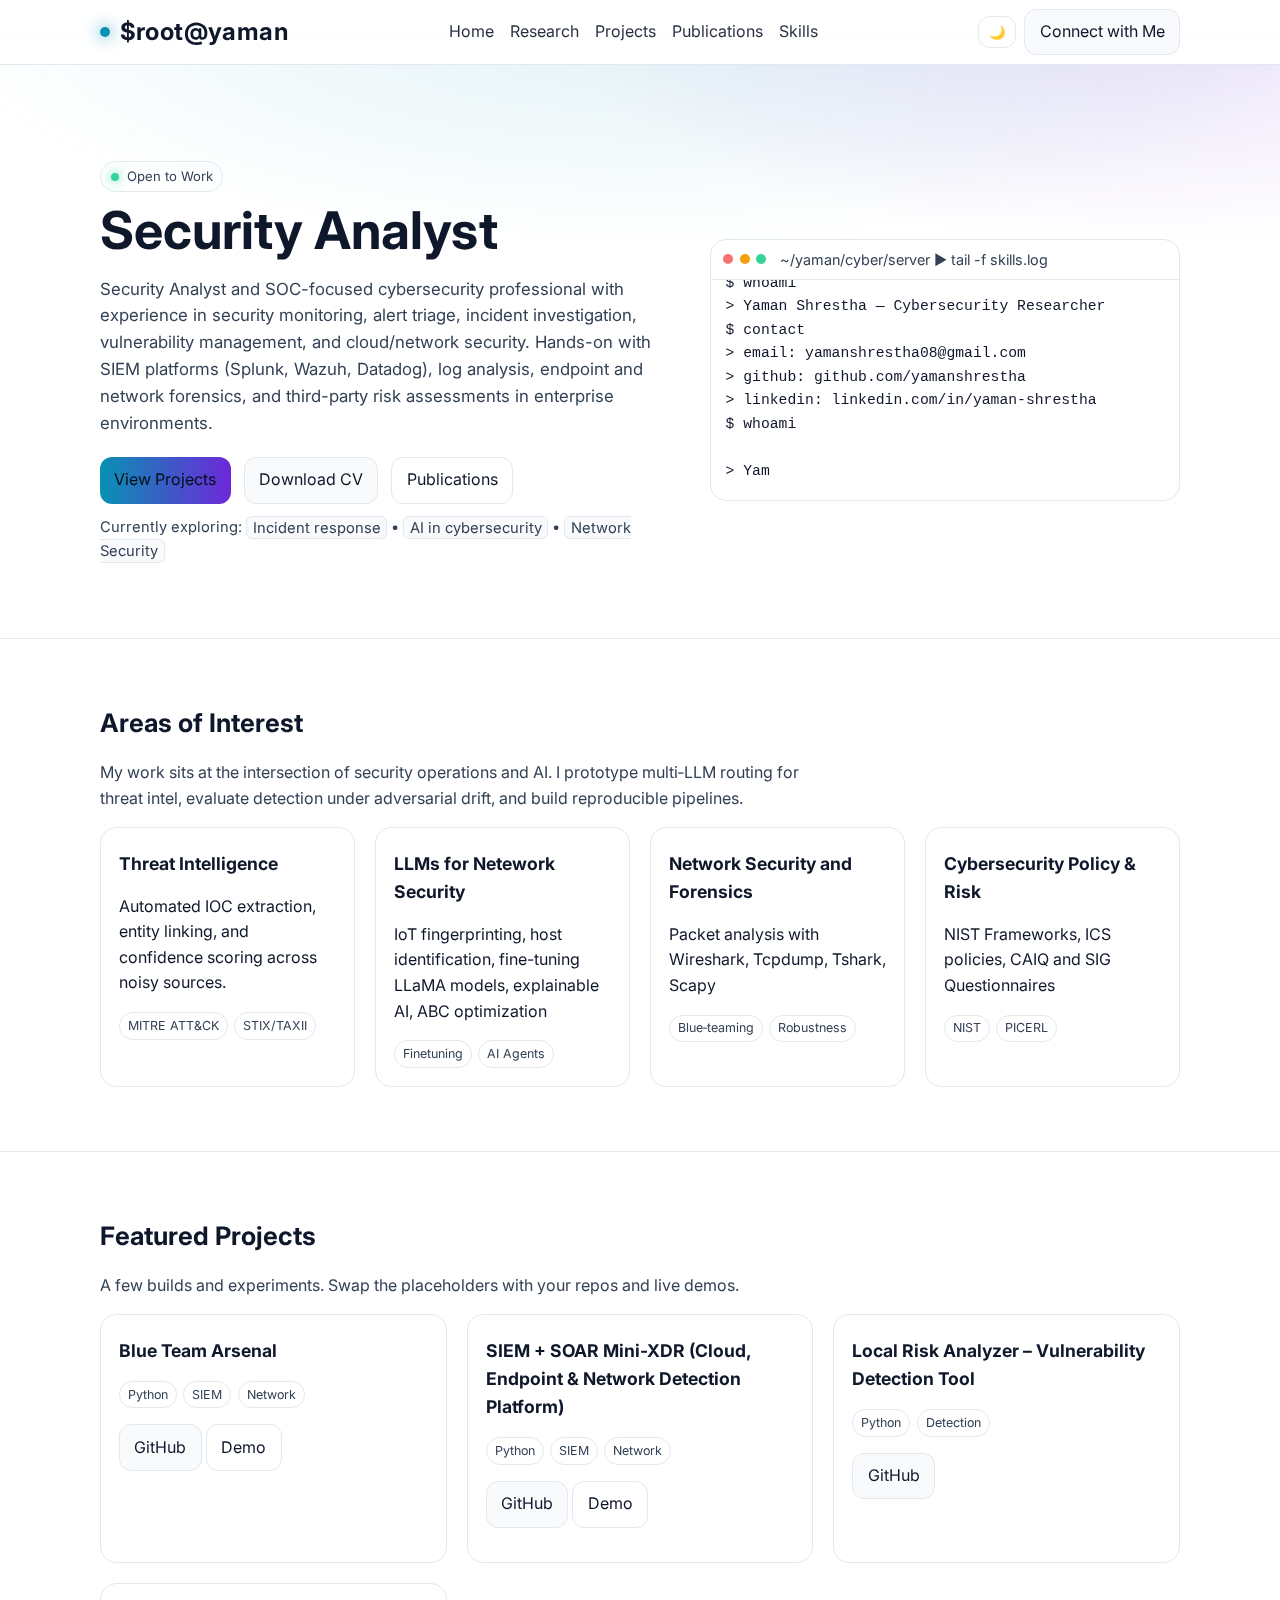
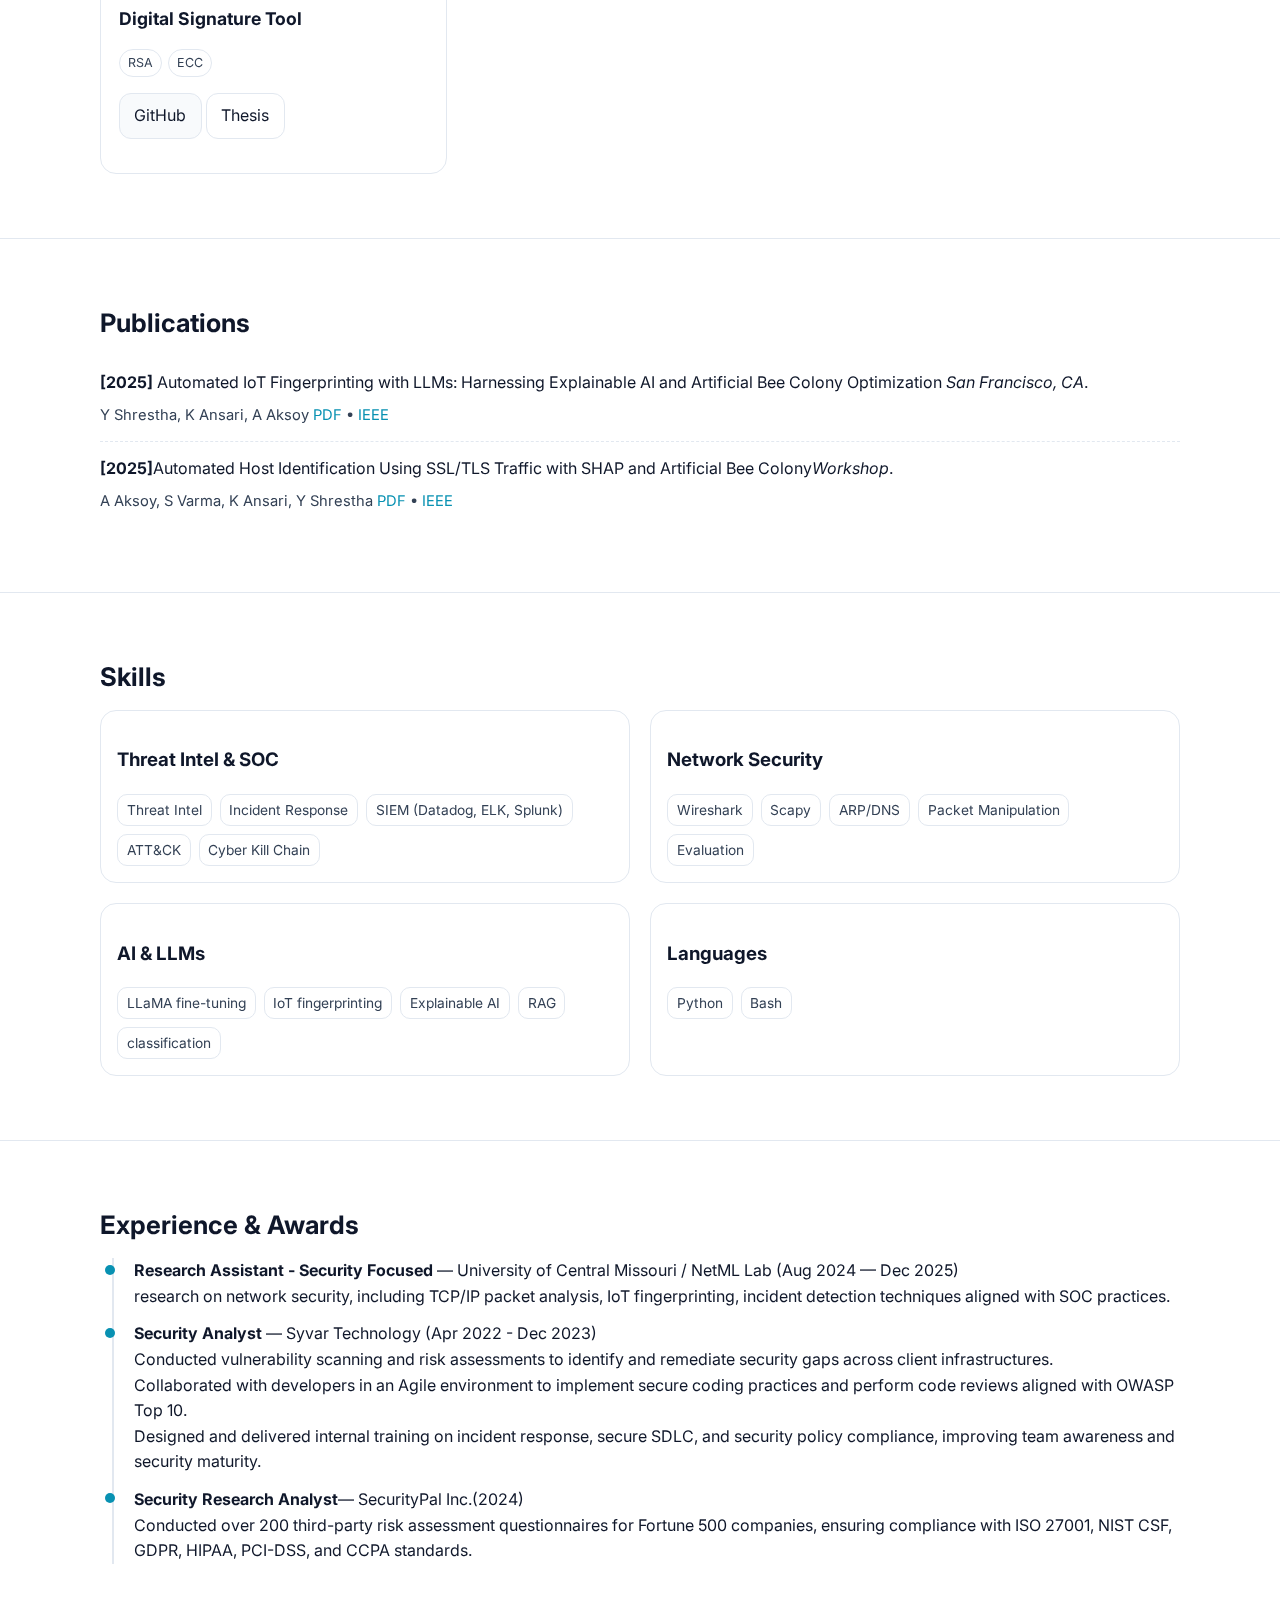
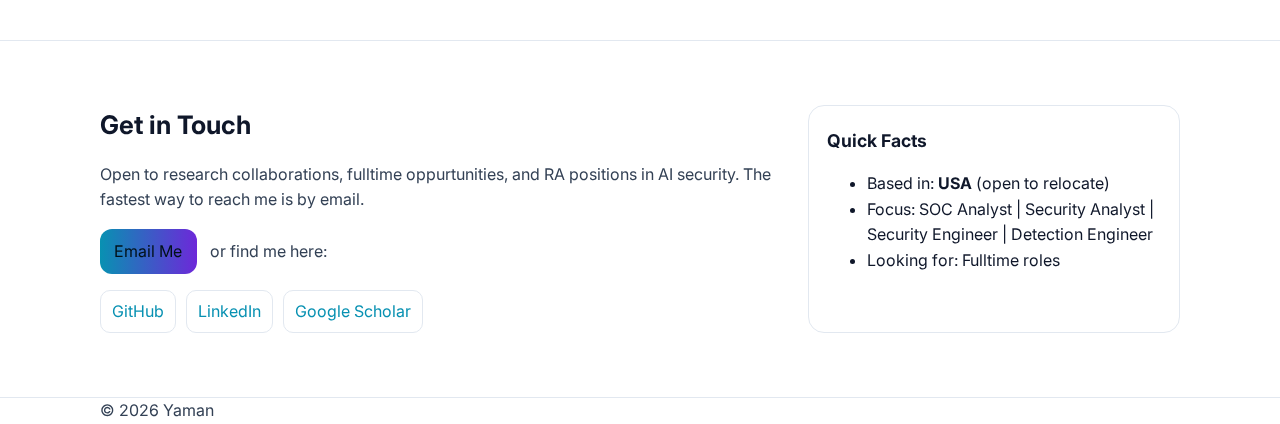
<file: index.html>
<!DOCTYPE html>
<html lang="en">
<head>
  <meta charset="utf-8" />
  <meta name="viewport" content="width=device-width, initial-scale=1" />
  <title>Yaman | Security Analyst</title>
  <meta name="description" content="Yaman — Cybersecurity Analyst. Threat intelligence, LLMs for network security, SOC automation." />
  <meta name="theme-color" content="#0f172a" />
  <link rel="preconnect" href="https://fonts.googleapis.com">
  <link rel="preconnect" href="https://fonts.gstatic.com" crossorigin>
  <link href="https://fonts.googleapis.com/css2?family=Inter:wght@300;400;600;700;800&display=swap" rel="stylesheet">
  <link rel="stylesheet" href="styles.css" />
</head>
<body>
  <header role="banner">
    <div class="container nav" aria-label="Primary">
      <div class="brand"><span class="dot" aria-hidden="true"></span><h2>$root@yaman<span style="opacity:.6"></h2></span></div>
      <button class="menu-toggle btn ghost" aria-controls="nav-menu" aria-expanded="false" id="menuBtn">Menu</button>
      <nav>
        <ul id="nav-menu" aria-label="Section links">
          <li><a href="#home">Home</a></li>
          <li><a href="#research">Research</a></li>
          <li><a href="#projects">Projects</a></li>
          <li><a href="#publications">Publications</a></li>
          <li><a href="#skills">Skills</a></li>
          <!-- <li><a href="#contact">Contact</a></li> -->
        </ul>
      </nav>
      <div class="controls">
        <button class="theme-toggle" id="themeToggle" aria-label="Toggle color theme">🌙</button>
        <a class="btn" href="#contact">Connect with Me</a>
      </div>
    </div>
  </header>

  <main id="home" class="hero" role="main">
    <div class="container hero-grid">
      <div>
        <span class="eyebrow"><span class="status" aria-hidden="true"></span> Open to Work</span>
        <h1>Security Analyst</h1>
        <p class="subtitle">Security Analyst and SOC-focused cybersecurity professional with experience in security monitoring, alert triage, incident investigation, vulnerability management, and cloud/network security. Hands-on with SIEM platforms (Splunk, Wazuh, Datadog), log analysis, endpoint and network forensics, and third-party risk assessments in enterprise environments.</p>
        <div class="cta">
          <a class="btn primary" href="#projects">View Projects</a>
          <a class="btn" href="./Yaman Shrestha.pdf" download>Download CV</a>
          <a class="btn ghost" href="#publications">Publications</a>
        </div>
        <p class="currently-exploring">Currently exploring: <span class="kbd">Incident response</span> • <span class="kbd">AI in cybersecurity</span> • <span class="kbd">Network Security</span></p>
      </div>
      <div>
        <div class="terminal-card" aria-label="Animated terminal">
          <div class="term-top">
            <span class="term-dot danger"></span>
            <span class="term-dot warn"></span>
            <span class="term-dot ok"></span>
            <span class="term-path">~/yaman/cyber/server ▶ tail -f skills.log</span>
          </div>
          <div class="term-body" id="term">
            <div>$ whoami</div>
            <div>> Yaman Shrestha — Cybersecurity Researcher</div>
            <div>$ contact</div>
            <div>> email: yamanshrestha08@gmail.com</div>
            <div>> github: github.com/yamanshrestha</div>
            <div>> linkedin: linkedin.com/in/yaman-shrestha</div>
          </div>
        </div>
      </div>
    </div>
  </main>

  <section id="research" aria-labelledby="research-h">
    <div class="container">
      <h2 id="research-h">Areas of Interest</h2>
      <p class="lead">My work sits at the intersection of security operations and AI. I prototype multi‑LLM routing for threat intel, evaluate detection under adversarial drift, and build reproducible pipelines.</p>
      <div class="grid cols-4 grid-responsive">
        <div class="card"><h3>Threat Intelligence</h3><p>Automated IOC extraction, entity linking, and confidence scoring across noisy sources.</p><div class="chips"><span class="chip">MITRE ATT&CK</span><span class="chip">STIX/TAXII</span></div></div>
        <div class="card"><h3>LLMs for Netework Security</h3><p>IoT fingerprinting, host identification, fine-tuning LLaMA models, explainable AI, ABC optimization</p><div class="chips"><span class="chip">Finetuning</span><span class="chip">AI Agents</span></div></div>
        <div class="card"><h3>Network Security and Forensics</h3><p>Packet analysis with Wireshark, Tcpdump, Tshark, Scapy</p><div class="chips"><span class="chip">Blue‑teaming</span><span class="chip">Robustness</span></div></div>
        <div class="card"><h3>Cybersecurity Policy & Risk</h3><p>NIST Frameworks, ICS policies, CAIQ and SIG Questionnaires</p><div class="chips"><span class="chip">NIST</span><span class="chip">PICERL</span></div></div>
      </div>
    </div>
  </section>

  <section id="projects" aria-labelledby="projects-h">
    <div class="container">
      <h2 id="projects-h">Featured Projects</h2>
      <p class="lead">A few builds and experiments. Swap the placeholders with your repos and live demos.</p>
      <div class="grid cols-3 projects-grid">
        <article class="card" aria-labelledby="p1-h"><h3 id="p1-h">Blue Team Arsenal</h3><p></p><div class="chips"><span class="chip">Python</span><span class="chip">SIEM</span><span class="chip">Network</span></div><p><a href="https://tools.yamanshrestha.com.np/" class="btn" aria-label="Blue Team Arsenal">GitHub</a> <a href="https://tools.yamanshrestha.com.np" class="btn ghost">Demo</a></p></article>
        <article class="card" aria-labelledby="p1-h"><h3 id="p1-h">SIEM + SOAR Mini-XDR (Cloud, Endpoint & Network Detection Platform)</h3><p></p><div class="chips"><span class="chip">Python</span><span class="chip">SIEM</span><span class="chip">Network</span></div><p><a href="#" class="btn" aria-label="GitHub for LLM Routed Triage">GitHub</a> <a href="#" class="btn ghost">Demo</a></p></article>
        <article class="card" aria-labelledby="p2-h"><h3 id="p2-h">Local Risk Analyzer – Vulnerability Detection Tool</h3><p></p><div class="chips"><span class="chip">Python</span><span class="chip">Detection</span></div><p><a href="https://github.com/yamanshrestha/LocalRiskAnalyzer" class="btn">GitHub</a></p></article>
        <article class="card" aria-labelledby="p3-h"><h3 id="p3-h">Digital Signature Tool</h3><p></p><div class="chips"><span class="chip">RSA</span><span class="chip">ECC</span></div><p><a href="https://github.com/yamanshrestha/DigitalSignaturePrototype" class="btn">GitHub</a> <a href="#" class="btn ghost">Thesis</a></p></article>
      </div>
    </div>
  </section>

  <section id="publications" aria-labelledby="pubs-h">
    <div class="container">
      <h2 id="pubs-h">Publications</h2>
      <div class="pub">
        <div><strong>[2025]</strong> Automated IoT Fingerprinting with LLMs: Harnessing Explainable AI and Artificial Bee Colony Optimization <em>San Francisco, CA</em>.</div>
        <div class="meta">Y Shrestha, K Ansari, A Aksoy <a href="https://ieeexplore.ieee.org/abstract/document/11050828/">PDF</a> • <a href="#">IEEE</a></div>
      </div>
      <div class="pub">
        <div><strong>[2025]</strong>Automated Host Identification Using SSL/TLS Traffic with SHAP and Artificial Bee Colony<em>Workshop</em>.</div>
        <div class="meta">A Aksoy, S Varma, K Ansari, Y Shrestha<a href="https://ieeexplore.ieee.org/abstract/document/11050492/"> PDF</a> • <a href="#">IEEE</a></div>
      </div>
    </div>
  </section>

  <section id="skills" aria-labelledby="skills-h">
    <div class="container">
      <h2 id="skills-h">Skills</h2>
      <div class="grid cols-2 skills-grid">
        <div class="skill-bucket">
          <h3>Threat Intel & SOC</h3>
          <div class="tags"><span class="tag">Threat Intel</span><span class="tag">Incident Response</span><span class="tag">SIEM (Datadog, ELK, Splunk)</span><span class="tag">ATT&CK</span><span class="tag">Cyber Kill Chain</span></div>
        </div>
        <div class="skill-bucket">
          <h3>Network Security</h3>
          <div class="tags"><span class="tag">Wireshark</span><span class="tag">Scapy</span><span class="tag">ARP/DNS</span><span class="tag">Packet Manipulation</span><span class="tag">Evaluation</span></div>
        </div>
        <div class="skill-bucket">
          <h3>AI & LLMs</h3>
          <div class="tags"><span class="tag">LLaMA fine-tuning</span><span class="tag">IoT fingerprinting</span><span class="tag">Explainable AI</span><span class="tag">RAG</span><span class="tag">classification</span></div>
        </div>
        <div class="skill-bucket">
          <h3>Languages</h3>
          <div class="tags"><span class="tag">Python</span><span class="tag">Bash</span></div>
        </div>
      </div>
    </div>
  </section>

  <section id="experience" aria-labelledby="xp-h">
    <div class="container">
      <h2 id="xp-h">Experience & Awards</h2>
      <div class="timeline">
        <div class="t-item"><strong>Research Assistant - Security Focused</strong> — University of Central Missouri / NetML Lab <span class="meta">(Aug 2024 — Dec 2025)</span><br/> research on network security, including TCP/IP packet analysis, IoT fingerprinting, incident detection 
techniques aligned with SOC practices.</div>
        <div class="t-item"><strong>Security Analyst</strong> — Syvar Technology <span class="meta">(Apr 2022 - Dec 2023)</span><br/>Conducted vulnerability scanning and risk assessments to identify and remediate security gaps across client infrastructures. 
        <br>Collaborated with developers in an Agile environment to implement secure coding practices and perform code reviews aligned with OWASP Top 10.
        <br>Designed and delivered internal training on incident response, secure SDLC, and security policy compliance, improving team awareness and security maturity.
        </div>
        <div class="t-item"><strong>Security Research Analyst</strong>— SecurityPal Inc.<span class="meta">(2024)</span><br/> Conducted over 200 third-party risk assessment questionnaires for Fortune 500 companies, ensuring compliance with ISO 
27001, NIST CSF, GDPR, HIPAA, PCI-DSS, and CCPA standards. </div>
      </div>
    </div>
  </section>

  <section id="contact" aria-labelledby="contact-h">
    <div class="container contact-panel">
      <div>
        <h2 id="contact-h">Get in Touch</h2>
        <p class="lead">Open to research collaborations, fulltime oppurtunities, and RA positions in AI security. The fastest way to reach me is by email.</p>
        <p>
          <a class="btn primary" href="mailto:yamanshrestha08@gmail.com">Email Me</a>
          <span class="or">or find me here:</span>
        </p>
        <div class="socials" aria-label="Social links">
          <a href="https://github.com/yamanshrestha" aria-label="GitHub">GitHub</a>
          <a href="https://www.linkedin.com/in/yaman-shrestha/" aria-label="LinkedIn">LinkedIn</a>
          <a href="https://scholar.google.com/citations?user=moWnMlsAAAAJ" aria-label="Google Scholar">Google Scholar</a>
          <!-- <a href="https://twitter.com/yourhandle" aria-label="X/Twitter">X</a> -->
        </div>
      </div>
      <div class="card" aria-label="Quick facts">
        <h3 class="no-top">Quick Facts</h3>
        <ul>
          <li>Based in: <strong>USA</strong> (open to relocate)</li>
          <li>Focus: SOC Analyst | Security Analyst | Security Engineer | Detection Engineer</li>
          <li>Looking for: Fulltime roles</li>
        </ul>
      </div>
    </div>
  </section>

  <footer class="container">
    © <span id="year"></span> Yaman
  </footer>

  <script src="script.js" defer></script>
</body>
</html>
</file>
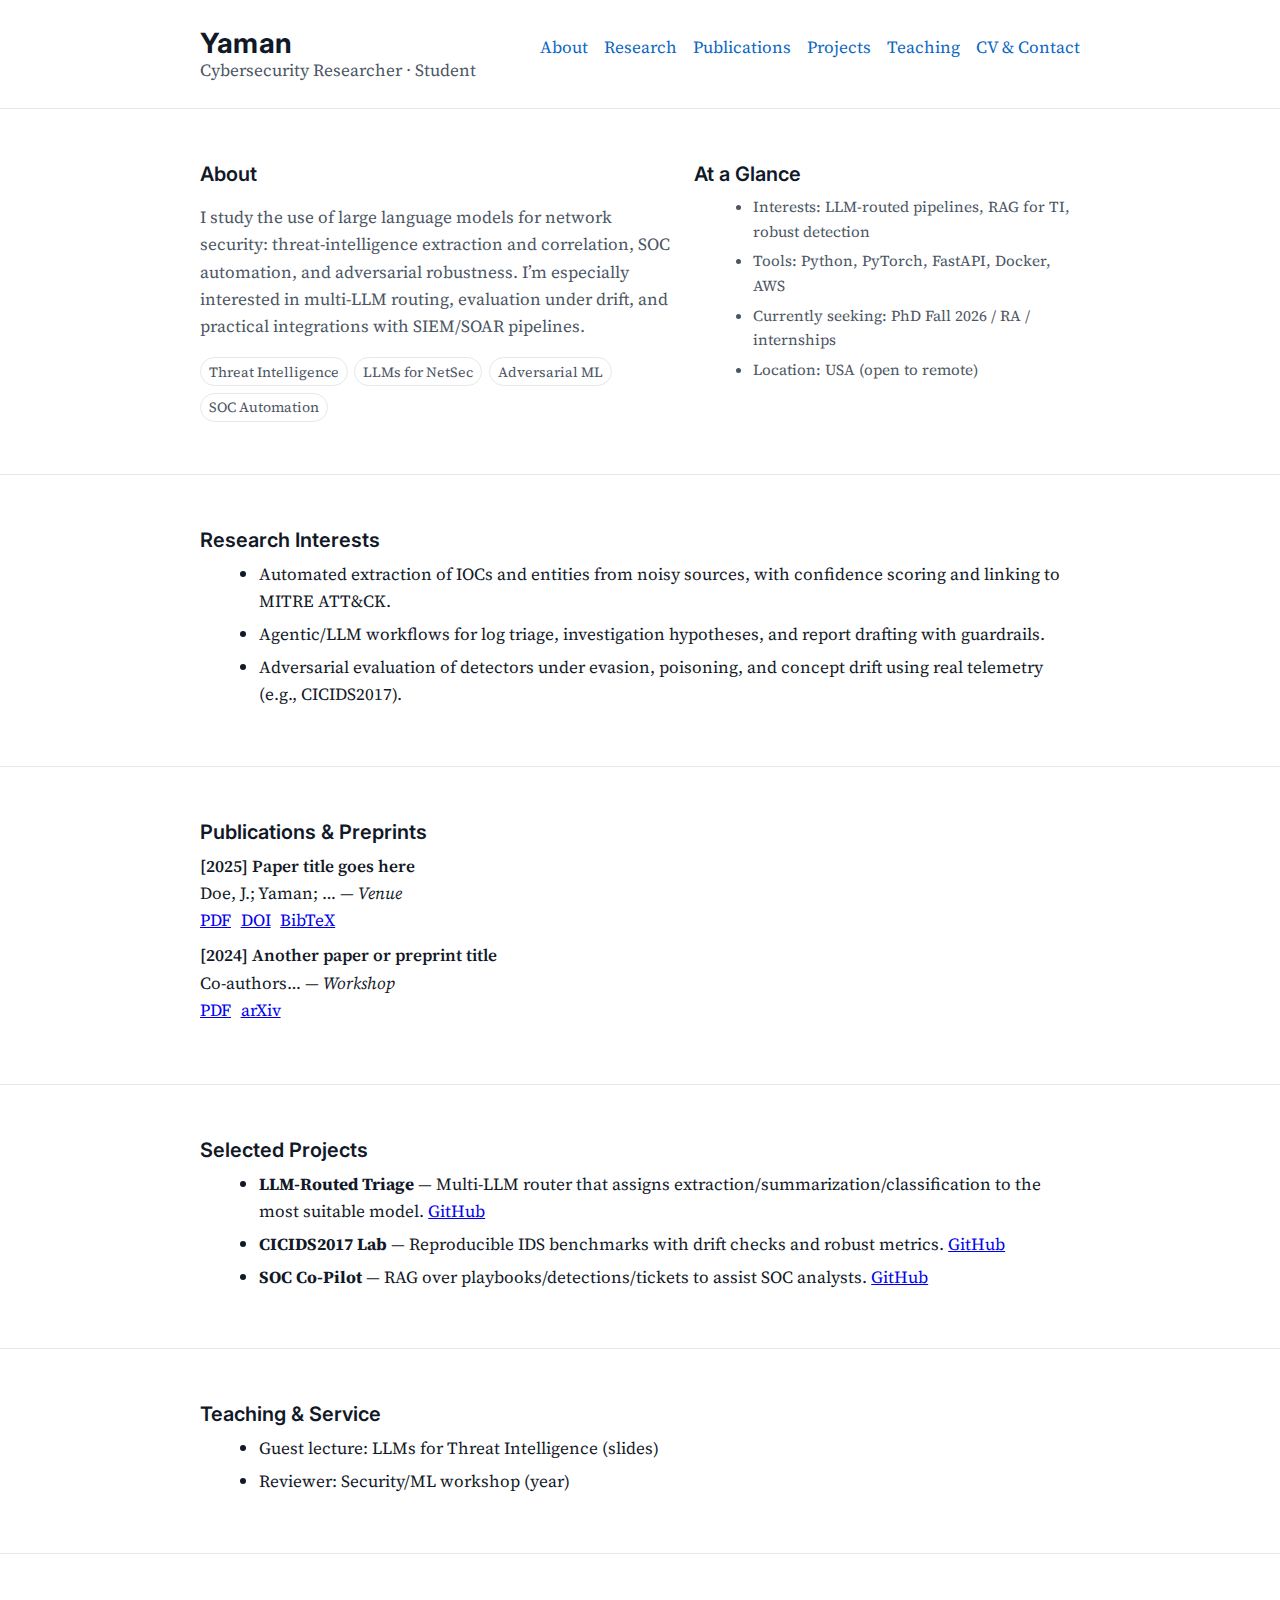
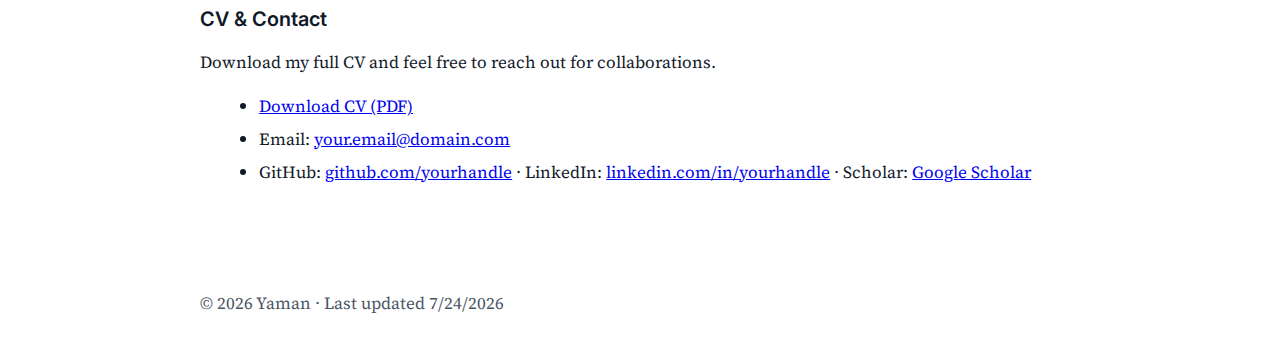
<file: minimal_index.html>
<!DOCTYPE html>
<html lang="en">
<head>
  <meta charset="utf-8" />
  <meta name="viewport" content="width=device-width, initial-scale=1" />
  <title>Yaman — Academic Profile</title>
  <meta name="description" content="Academic profile of Yaman: cybersecurity, threat intelligence, LLMs for network security, SOC automation, adversarial ML." />
  <link rel="preconnect" href="https://fonts.googleapis.com"/>
  <link rel="preconnect" href="https://fonts.gstatic.com" crossorigin/>
  <link href="https://fonts.googleapis.com/css2?family=Source+Serif+4:opsz,wght@8..60,400;8..60,600;8..60,700&family=Inter:wght@400;600&display=swap" rel="stylesheet"/>
  <style>
    :root{
      --bg:#ffffff; --text:#111827; --muted:#4b5563; --line:#e5e7eb; --accent:#0a66c2; --max:880px;
    }
    html,body{margin:0;padding:0;background:var(--bg);color:var(--text)}
    body{font: 17px/1.6 "Source Serif 4", Georgia, serif;}
    .container{max-width:var(--max);margin:0 auto;padding:24px}
    /* Header */
    header{border-bottom:1px solid var(--line);}
    .top{display:flex;flex-wrap:wrap;align-items:baseline;gap:12px;justify-content:space-between}
    .name{font:700 28px/1 "Inter", system-ui, -apple-system, sans-serif; letter-spacing:.2px}
    .tag{color:var(--muted)}
    nav{display:flex;flex-wrap:wrap;gap:16px;margin:10px 0 0}
    nav a{color:var(--accent);text-decoration:none}
    nav a:hover{text-decoration:underline}

    /* Sections */
    section{padding:28px 0;border-bottom:1px solid var(--line)}
    section:last-of-type{border-bottom:none}
    h2{font:600 20px/1.3 "Inter",system-ui,sans-serif;margin:0 0 8px}
    .lead{color:var(--muted);max-width:70ch}
    ul{margin:8px 0 0 1.2rem}
    li{margin:.35rem 0}

    /* Two-column about */
    .about{display:grid;grid-template-columns:1.1fr .9fr;gap:22px}
    .about img{width:120px;height:120px;border-radius:6px;object-fit:cover;border:1px solid var(--line)}
    .meta{font-size:.95rem;color:var(--muted)}

    /* Publication list */
    .pub{margin:.5rem 0}
    .pub .title{font-weight:600}
    .pub .venue{font-style:italic}
    .pub .links a{margin-right:.6rem}

    /* Chips */
    .chips{display:flex;flex-wrap:wrap;gap:.4rem}
    .chip{border:1px solid var(--line);border-radius:999px;padding:.15rem .5rem;font-size:.88rem;color:var(--muted)}

    /* Footer */
    footer{padding:22px 0;color:var(--muted)}

    /* Print-friendly */
    @media print{nav, .links .btn{display:none} body{color:#000} a{color:#000;text-decoration:underline}}

    @media (max-width: 760px){.about{grid-template-columns:1fr}}
  </style>
</head>
<body>
  <header>
    <div class="container">
      <div class="top">
        <div>
          <div class="name">Yaman</div>
          <div class="tag">Cybersecurity Researcher · Student</div>
        </div>
        <nav aria-label="Primary">
          <a href="#about">About</a>
          <a href="#research">Research</a>
          <a href="#publications">Publications</a>
          <a href="#projects">Projects</a>
          <a href="#teaching">Teaching</a>
          <a href="#contact">CV & Contact</a>
        </nav>
      </div>
    </div>
  </header>

  <main>
    <section id="about">
      <div class="container about">
        <div>
          <h2>About</h2>
          <p class="lead">I study the use of large language models for network security: threat‑intelligence extraction and correlation, SOC automation, and adversarial robustness. I’m especially interested in multi‑LLM routing, evaluation under drift, and practical integrations with SIEM/SOAR pipelines.</p>
          <div class="chips" aria-label="Research areas">
            <span class="chip">Threat Intelligence</span>
            <span class="chip">LLMs for NetSec</span>
            <span class="chip">Adversarial ML</span>
            <span class="chip">SOC Automation</span>
          </div>
        </div>
        <div>
          <h2>At a Glance</h2>
          <ul class="meta">
            <li>Interests: LLM‑routed pipelines, RAG for TI, robust detection</li>
            <li>Tools: Python, PyTorch, FastAPI, Docker, AWS</li>
            <li>Currently seeking: PhD Fall 2026 / RA / internships</li>
            <li>Location: USA (open to remote)</li>
          </ul>
        </div>
      </div>
    </section>

    <section id="research">
      <div class="container">
        <h2>Research Interests</h2>
        <ul>
          <li>Automated extraction of IOCs and entities from noisy sources, with confidence scoring and linking to <span class="venue">MITRE ATT&CK</span>.</li>
          <li>Agentic/LLM workflows for log triage, investigation hypotheses, and report drafting with guardrails.</li>
          <li>Adversarial evaluation of detectors under evasion, poisoning, and concept drift using real telemetry (e.g., CICIDS2017).</li>
        </ul>
      </div>
    </section>

    <section id="publications">
      <div class="container">
        <h2>Publications & Preprints</h2>
        <div class="pub">
          <div class="title">[2025] Paper title goes here</div>
          <div><span class="authors">Doe, J.; Yaman; …</span> — <span class="venue">Venue</span></div>
          <div class="links"><a href="#">PDF</a><a href="#">DOI</a><a href="#">BibTeX</a></div>
        </div>
        <div class="pub">
          <div class="title">[2024] Another paper or preprint title</div>
          <div><span class="authors">Co‑authors…</span> — <span class="venue">Workshop</span></div>
          <div class="links"><a href="#">PDF</a><a href="#">arXiv</a></div>
        </div>
      </div>
    </section>

    <section id="projects">
      <div class="container">
        <h2>Selected Projects</h2>
        <ul>
          <li><strong>LLM‑Routed Triage</strong> — Multi‑LLM router that assigns extraction/summarization/classification to the most suitable model. <a href="#">GitHub</a></li>
          <li><strong>CICIDS2017 Lab</strong> — Reproducible IDS benchmarks with drift checks and robust metrics. <a href="#">GitHub</a></li>
          <li><strong>SOC Co‑Pilot</strong> — RAG over playbooks/detections/tickets to assist SOC analysts. <a href="#">GitHub</a></li>
        </ul>
      </div>
    </section>

    <section id="teaching">
      <div class="container">
        <h2>Teaching & Service</h2>
        <ul>
          <li>Guest lecture: LLMs for Threat Intelligence (slides)</li>
          <li>Reviewer: Security/ML workshop (year)</li>
        </ul>
      </div>
    </section>

    <section id="contact">
      <div class="container">
        <h2>CV & Contact</h2>
        <p>Download my full CV and feel free to reach out for collaborations.</p>
        <ul>
          <li><a href="./Yaman_CV.pdf" download>Download CV (PDF)</a></li>
          <li>Email: <a href="mailto:your.email@domain.com">your.email@domain.com</a></li>
          <li>GitHub: <a href="https://github.com/yourhandle">github.com/yourhandle</a> · LinkedIn: <a href="https://linkedin.com/in/yourhandle">linkedin.com/in/yourhandle</a> · Scholar: <a href="https://scholar.google.com">Google Scholar</a></li>
        </ul>
      </div>
    </section>
  </main>

  <footer>
    <div class="container">© <span id="year"></span> Yaman · Last updated <span id="updated"></span></div>
  </footer>

  <script>
    document.getElementById('year').textContent = new Date().getFullYear();
    // Use document last modified for a subtle academic touch
    document.getElementById('updated').textContent = new Date(document.lastModified).toLocaleDateString();
  </script>
</body>
</html>
</file>
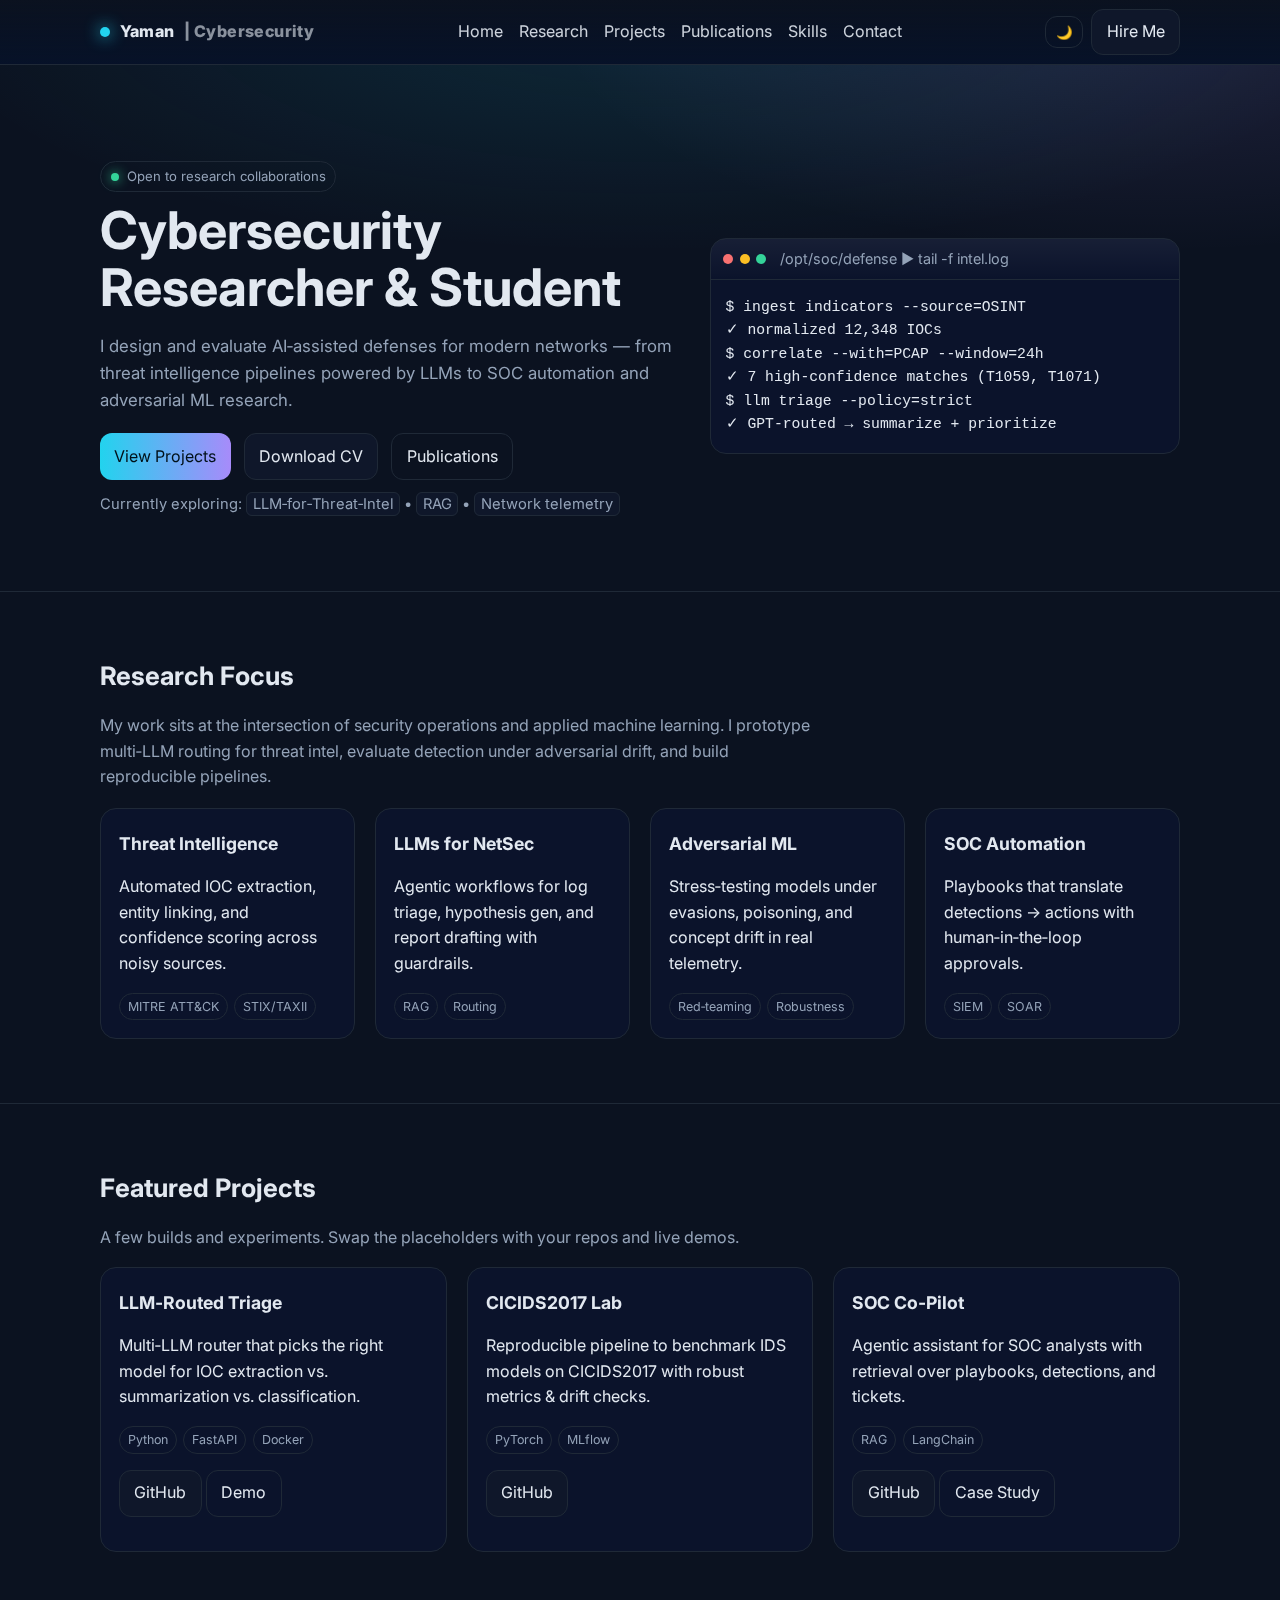
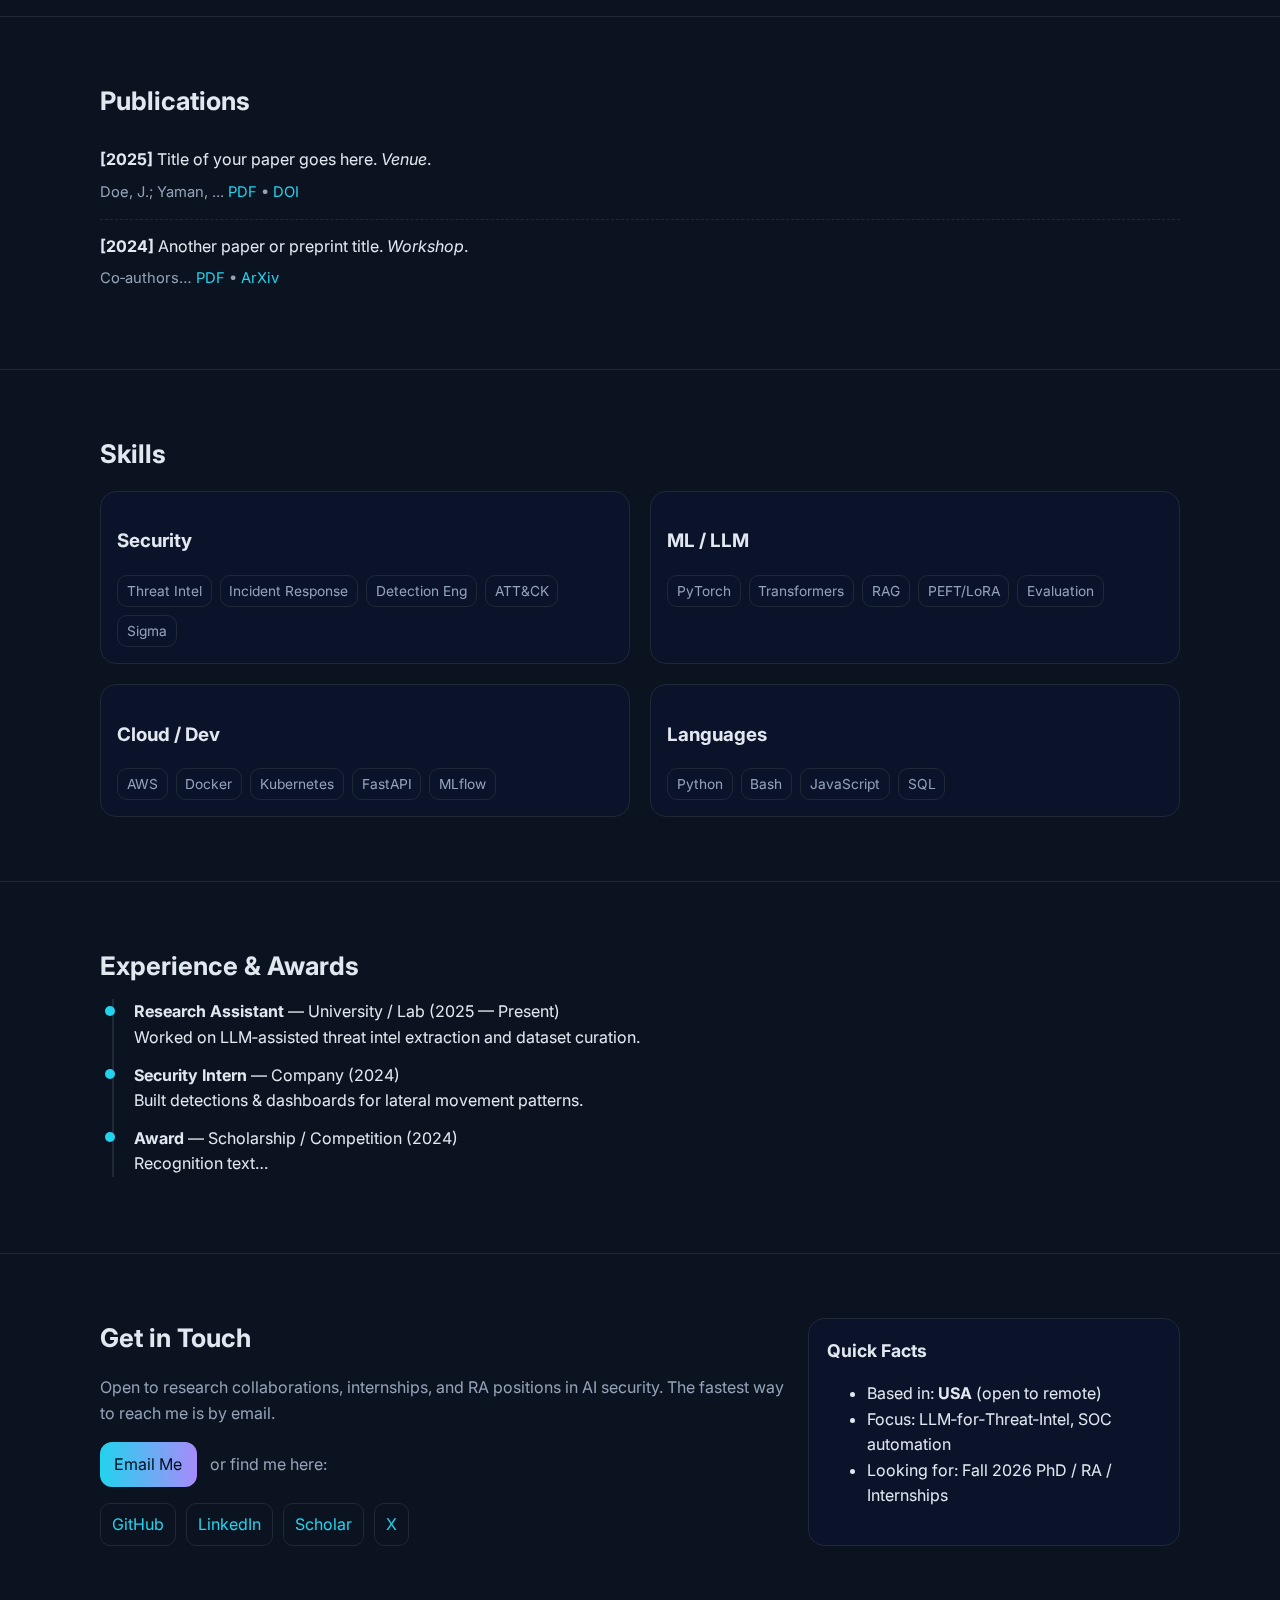
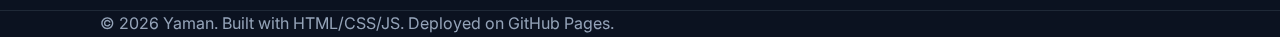
<file: old_index.html>
<!DOCTYPE html>
<html lang="en">
<head>
  <meta charset="utf-8" />
  <meta name="viewport" content="width=device-width, initial-scale=1" />
  <title>Yaman | Cybersecurity Researcher</title>
  <meta name="description" content="Yaman — Cybersecurity researcher & student. Threat intelligence, LLMs for network security, SOC automation, adversarial ML." />
  <meta name="theme-color" content="#0f172a" />
  <link rel="preconnect" href="https://fonts.googleapis.com">
  <link rel="preconnect" href="https://fonts.gstatic.com" crossorigin>
  <link href="https://fonts.googleapis.com/css2?family=Inter:wght@300;400;600;700;800&display=swap" rel="stylesheet">
  <style>
    :root{
      --bg: #0b1220;           /* deep navy */
      --bg-alt:#0f172a;        /* slate-900 */
      --txt:#e2e8f0;           /* slate-200 */
      --muted:#94a3b8;         /* slate-400 */
      --brand:#22d3ee;         /* cyan-400 */
      --brand-2:#a78bfa;       /* violet-400 */
      --card:#0b132b;          /* darker card */
      --border:#1f2937;        /* slate-800 */
      --ok:#34d399;            /* green-400 */
      --warn:#f59e0b;          /* amber-500 */
      --danger:#f87171;        /* red-400 */
    }
    :root.light{
      --bg:#ffffff;
      --bg-alt:#f8fafc;
      --txt:#0f172a;
      --muted:#334155;
      --brand:#0891b2;
      --brand-2:#6d28d9;
      --card:#ffffff;
      --border:#e2e8f0;
    }
    *{box-sizing:border-box}
    html,body{margin:0;padding:0}
    body{
      font-family:Inter,system-ui,-apple-system,Segoe UI,Roboto,Arial,Helvetica,sans-serif;
      background:var(--bg);
      color:var(--txt);
      line-height:1.6;
    }
    a{color:var(--brand);text-decoration:none}
    a:hover{text-decoration:underline}
    .container{max-width:1120px;margin-inline:auto;padding:0 20px}
    /* Navbar */
    header{
      position:sticky;top:0;z-index:60;
      background:linear-gradient(180deg,var(--bg),rgba(0,0,0,0));
      backdrop-filter:saturate(160%) blur(8px);
      border-bottom:1px solid var(--border);
    }
    .nav{display:flex;align-items:center;justify-content:space-between;height:64px}
    .brand{display:flex;gap:.6rem;align-items:center;font-weight:800;letter-spacing:.4px}
    .brand .dot{width:10px;height:10px;border-radius:50%;background:var(--brand);box-shadow:0 0 16px var(--brand)}
    nav ul{display:flex;gap:1rem;list-style:none;margin:0;padding:0}
    nav a{color:var(--txt);opacity:.9}
    .btn{display:inline-flex;align-items:center;gap:.5rem;border:1px solid var(--border);background:var(--bg-alt);color:var(--txt);padding:.6rem .9rem;border-radius:12px}
    .btn:hover{border-color:var(--brand);box-shadow:0 0 0 3px color-mix(in srgb,var(--brand) 20%, transparent)}
    .btn.primary{background:linear-gradient(90deg,var(--brand),var(--brand-2));border:none;color:#001018}
    .btn.ghost{background:transparent}
    .controls{display:flex;align-items:center;gap:.5rem}
    .theme-toggle{cursor:pointer;border-radius:12px;padding:.45rem .6rem;border:1px solid var(--border);background:transparent}
    .menu-toggle{display:none}

    /* Hero */
    .hero{
      position:relative;overflow:hidden;
      padding:96px 0 60px;
      background: radial-gradient(1200px 400px at 50% -10%, color-mix(in srgb,var(--brand) 12%, transparent), transparent 60%),
                  radial-gradient(1000px 400px at 90% -10%, color-mix(in srgb,var(--brand-2) 14%, transparent), transparent 60%);
      border-bottom:1px solid var(--border);
    }
    .hero-grid{display:grid;grid-template-columns:1.1fr .9fr;gap:36px;align-items:center}
    .eyebrow{display:inline-flex;align-items:center;gap:.5rem;font-size:.82rem;color:var(--muted);border:1px solid var(--border);padding:.25rem .6rem;border-radius:999px}
    .eyebrow .status{width:8px;height:8px;border-radius:50%;background:var(--ok);box-shadow:0 0 12px var(--ok)}
    h1{font-size:clamp(2rem, 4.2vw, 3.25rem);line-height:1.1;margin:.6rem 0 1rem}
    .subtitle{font-size:1.05rem;color:var(--muted);max-width:60ch}
    .cta{display:flex;gap:.8rem;flex-wrap:wrap;margin-top:1.25rem}
    .terminal-card{
      background:var(--card);border:1px solid var(--border);border-radius:16px;overflow:hidden
    }
    .term-top{display:flex;gap:.4rem;align-items:center;padding:.5rem .75rem;border-bottom:1px solid var(--border);background:linear-gradient(180deg,rgba(255,255,255,.05),transparent)}
    .term-dot{width:10px;height:10px;border-radius:50%}
    .term-body{padding:1rem .9rem;font-family:ui-monospace, SFMono-Regular, Menlo, Consolas, monospace;font-size:.92rem}
    .kbd{background:var(--bg-alt);border:1px solid var(--border);padding:.1rem .35rem;border-radius:6px}

    /* Sections */
    section{padding:64px 0;border-bottom:1px solid var(--border)}
    section h2{font-size:1.6rem;margin:0 0 .75rem}
    .lead{color:var(--muted);max-width:72ch}

    /* Cards grid */
    .grid{display:grid;gap:20px}
    .grid.cols-3{grid-template-columns:repeat(3,1fr)}
    .grid.cols-2{grid-template-columns:repeat(2,1fr)}
    .card{background:var(--card);border:1px solid var(--border);border-radius:16px;padding:18px}
    .card h3{margin:.2rem 0 .35rem;font-size:1.1rem}
    .chips{display:flex;gap:.4rem;flex-wrap:wrap}
    .chip{font-size:.78rem;border:1px solid var(--border);padding:.18rem .5rem;border-radius:999px;color:var(--muted)}

    /* Publications */
    .pub{display:grid;gap:.5rem;border-bottom:1px dashed var(--border);padding:14px 0}
    .pub:last-child{border-bottom:none}
    .pub .meta{color:var(--muted);font-size:.92rem}

    /* Skills */
    .skill-bucket{background:var(--card);border:1px solid var(--border);border-radius:16px;padding:16px}
    .tags{display:flex;gap:.5rem;flex-wrap:wrap}
    .tag{border:1px solid var(--border);padding:.25rem .55rem;border-radius:10px;font-size:.86rem;color:var(--muted)}

    /* Timeline */
    .timeline{position:relative;margin-left:6px}
    .timeline:before{content:"";position:absolute;left:6px;top:0;bottom:0;width:2px;background:var(--border)}
    .t-item{position:relative;padding-left:28px;margin:12px 0}
    .t-item:before{content:"";position:absolute;left:-1px;top:.4rem;width:10px;height:10px;border-radius:50%;background:var(--brand)}

    /* Contact */
    .contact-panel{display:grid;gap:16px;grid-template-columns:1.3fr .7fr}
    .socials{display:flex;gap:.6rem;flex-wrap:wrap}
    .socials a{border:1px solid var(--border);padding:.5rem .7rem;border-radius:10px}

    footer{padding:28px 0;color:var(--muted)}

    /* Responsive */
    @media (max-width: 960px){
      .hero-grid, .contact-panel{grid-template-columns:1fr}
      .grid.cols-3{grid-template-columns:1fr 1fr}
    }
    @media (max-width: 640px){
      nav ul{display:none}
      .menu-toggle{display:inline-flex}
      .grid.cols-3, .grid.cols-2{grid-template-columns:1fr}
    }
  </style>
</head>
<body>
  <!-- Header / Nav -->
  <header role="banner">
    <div class="container nav" aria-label="Primary">
      <div class="brand"><span class="dot" aria-hidden="true"></span> Yaman <span style="opacity:.6">| Cybersecurity</span></div>
      <button class="menu-toggle btn ghost" aria-controls="nav-menu" aria-expanded="false" id="menuBtn">Menu</button>
      <nav>
        <ul id="nav-menu" aria-label="Section links">
          <li><a href="#home">Home</a></li>
          <li><a href="#research">Research</a></li>
          <li><a href="#projects">Projects</a></li>
          <li><a href="#publications">Publications</a></li>
          <li><a href="#skills">Skills</a></li>
          <li><a href="#contact">Contact</a></li>
        </ul>
      </nav>
      <div class="controls">
        <button class="theme-toggle" id="themeToggle" aria-label="Toggle color theme">🌙</button>
        <a class="btn" href="#contact">Hire Me</a>
      </div>
    </div>
  </header>

  <!-- Hero -->
  <main id="home" class="hero" role="main">
    <div class="container hero-grid">
      <div>
        <span class="eyebrow"><span class="status" aria-hidden="true"></span> Open to research collaborations</span>
        <h1>Cybersecurity Researcher & Student</h1>
        <p class="subtitle">I design and evaluate AI‑assisted defenses for modern networks — from threat intelligence pipelines powered by LLMs to SOC automation and adversarial ML research.</p>
        <div class="cta">
          <a class="btn primary" href="#projects">View Projects</a>
          <a class="btn" href="./Yaman_CV.pdf" download>Download CV</a>
          <a class="btn ghost" href="#publications">Publications</a>
        </div>
        <p style="color:var(--muted);margin-top:.8rem;font-size:.92rem">Currently exploring: <span class="kbd">LLM‑for‑Threat‑Intel</span> • <span class="kbd">RAG</span> • <span class="kbd">Network telemetry</span></p>
      </div>
      <div>
        <div class="terminal-card" aria-label="Animated terminal">
          <div class="term-top">
            <span class="term-dot" style="background:#f87171"></span>
            <span class="term-dot" style="background:#fbbf24"></span>
            <span class="term-dot" style="background:#34d399"></span>
            <span style="margin-left:.5rem;color:var(--muted);font-size:.9rem">/opt/soc/defense ▶ tail -f intel.log</span>
          </div>
          <div class="term-body" id="term">
            <div>$ ingest indicators --source=OSINT</div>
            <div>✓ normalized 12,348 IOCs</div>
            <div>$ correlate --with=PCAP --window=24h</div>
            <div>✓ 7 high‑confidence matches (T1059, T1071)</div>
            <div>$ llm triage --policy=strict</div>
            <div>✓ GPT‑routed → summarize + prioritize</div>
          </div>
        </div>
      </div>
    </div>
  </main>

  <!-- Research -->
  <section id="research" aria-labelledby="research-h">
    <div class="container">
      <h2 id="research-h">Research Focus</h2>
      <p class="lead">My work sits at the intersection of security operations and applied machine learning. I prototype multi‑LLM routing for threat intel, evaluate detection under adversarial drift, and build reproducible pipelines.</p>
      <div class="grid cols-4 grid-responsive" style="margin-top:18px;display:grid;grid-template-columns:repeat(4,1fr);gap:20px">
        <div class="card"><h3>Threat Intelligence</h3><p>Automated IOC extraction, entity linking, and confidence scoring across noisy sources.</p><div class="chips"><span class="chip">MITRE ATT&CK</span><span class="chip">STIX/TAXII</span></div></div>
        <div class="card"><h3>LLMs for NetSec</h3><p>Agentic workflows for log triage, hypothesis gen, and report drafting with guardrails.</p><div class="chips"><span class="chip">RAG</span><span class="chip">Routing</span></div></div>
        <div class="card"><h3>Adversarial ML</h3><p>Stress‑testing models under evasions, poisoning, and concept drift in real telemetry.</p><div class="chips"><span class="chip">Red‑teaming</span><span class="chip">Robustness</span></div></div>
        <div class="card"><h3>SOC Automation</h3><p>Playbooks that translate detections → actions with human‑in‑the‑loop approvals.</p><div class="chips"><span class="chip">SIEM</span><span class="chip">SOAR</span></div></div>
      </div>
    </div>
  </section>

  <!-- Projects -->
  <section id="projects" aria-labelledby="projects-h">
    <div class="container">
      <h2 id="projects-h">Featured Projects</h2>
      <p class="lead">A few builds and experiments. Swap the placeholders with your repos and live demos.</p>
      <div class="grid cols-3" style="margin-top:16px">
        <article class="card" aria-labelledby="p1-h"><h3 id="p1-h">LLM‑Routed Triage</h3><p>Multi‑LLM router that picks the right model for IOC extraction vs. summarization vs. classification.</p><div class="chips"><span class="chip">Python</span><span class="chip">FastAPI</span><span class="chip">Docker</span></div><p><a href="#" class="btn" aria-label="GitHub for LLM Routed Triage">GitHub</a> <a href="#" class="btn ghost">Demo</a></p></article>
        <article class="card" aria-labelledby="p2-h"><h3 id="p2-h">CICIDS2017 Lab</h3><p>Reproducible pipeline to benchmark IDS models on CICIDS2017 with robust metrics & drift checks.</p><div class="chips"><span class="chip">PyTorch</span><span class="chip">MLflow</span></div><p><a href="#" class="btn">GitHub</a></p></article>
        <article class="card" aria-labelledby="p3-h"><h3 id="p3-h">SOC Co‑Pilot</h3><p>Agentic assistant for SOC analysts with retrieval over playbooks, detections, and tickets.</p><div class="chips"><span class="chip">RAG</span><span class="chip">LangChain</span></div><p><a href="#" class="btn">GitHub</a> <a href="#" class="btn ghost">Case Study</a></p></article>
      </div>
    </div>
  </section>

  <!-- Publications -->
  <section id="publications" aria-labelledby="pubs-h">
    <div class="container">
      <h2 id="pubs-h">Publications</h2>
      <div class="pub">
        <div><strong>[2025]</strong> Title of your paper goes here. <em>Venue</em>.</div>
        <div class="meta">Doe, J.; Yaman, ... <a href="#">PDF</a> • <a href="#">DOI</a></div>
      </div>
      <div class="pub">
        <div><strong>[2024]</strong> Another paper or preprint title. <em>Workshop</em>.</div>
        <div class="meta">Co‑authors… <a href="#">PDF</a> • <a href="#">ArXiv</a></div>
      </div>
    </div>
  </section>

  <!-- Skills -->
  <section id="skills" aria-labelledby="skills-h">
    <div class="container">
      <h2 id="skills-h">Skills</h2>
      <div class="grid cols-2" style="margin-top:16px">
        <div class="skill-bucket">
          <h3>Security</h3>
          <div class="tags"><span class="tag">Threat Intel</span><span class="tag">Incident Response</span><span class="tag">Detection Eng</span><span class="tag">ATT&CK</span><span class="tag">Sigma</span></div>
        </div>
        <div class="skill-bucket">
          <h3>ML / LLM</h3>
          <div class="tags"><span class="tag">PyTorch</span><span class="tag">Transformers</span><span class="tag">RAG</span><span class="tag">PEFT/LoRA</span><span class="tag">Evaluation</span></div>
        </div>
        <div class="skill-bucket">
          <h3>Cloud / Dev</h3>
          <div class="tags"><span class="tag">AWS</span><span class="tag">Docker</span><span class="tag">Kubernetes</span><span class="tag">FastAPI</span><span class="tag">MLflow</span></div>
        </div>
        <div class="skill-bucket">
          <h3>Languages</h3>
          <div class="tags"><span class="tag">Python</span><span class="tag">Bash</span><span class="tag">JavaScript</span><span class="tag">SQL</span></div>
        </div>
      </div>
    </div>
  </section>

  <!-- Experience / Awards (optional) -->
  <section id="experience" aria-labelledby="xp-h">
    <div class="container">
      <h2 id="xp-h">Experience & Awards</h2>
      <div class="timeline">
        <div class="t-item"><strong>Research Assistant</strong> — University / Lab <span class="meta">(2025 — Present)</span><br/> Worked on LLM‑assisted threat intel extraction and dataset curation.</div>
        <div class="t-item"><strong>Security Intern</strong> — Company <span class="meta">(2024)</span><br/> Built detections & dashboards for lateral movement patterns.</div>
        <div class="t-item"><strong>Award</strong> — Scholarship / Competition <span class="meta">(2024)</span><br/> Recognition text…</div>
      </div>
    </div>
  </section>

  <!-- Contact -->
  <section id="contact" aria-labelledby="contact-h">
    <div class="container contact-panel">
      <div>
        <h2 id="contact-h">Get in Touch</h2>
        <p class="lead">Open to research collaborations, internships, and RA positions in AI security. The fastest way to reach me is by email.</p>
        <p>
          <a class="btn primary" href="mailto:your.email@domain.com">Email Me</a>
          <span style="margin-left:.6rem;color:var(--muted)">or find me here:</span>
        </p>
        <div class="socials" aria-label="Social links">
          <a href="https://github.com/yourhandle" aria-label="GitHub">GitHub</a>
          <a href="https://www.linkedin.com/in/yourhandle/" aria-label="LinkedIn">LinkedIn</a>
          <a href="https://scholar.google.com/citations?user=XXXX" aria-label="Google Scholar">Scholar</a>
          <a href="https://twitter.com/yourhandle" aria-label="X/Twitter">X</a>
        </div>
      </div>
      <div class="card" aria-label="Quick facts">
        <h3 style="margin-top:0">Quick Facts</h3>
        <ul>
          <li>Based in: <strong>USA</strong> (open to remote)</li>
          <li>Focus: LLM‑for‑Threat‑Intel, SOC automation</li>
          <li>Looking for: Fall 2026 PhD / RA / Internships</li>
        </ul>
      </div>
    </div>
  </section>

  <footer class="container">
    © <span id="year"></span> Yaman. Built with HTML/CSS/JS. Deployed on GitHub Pages.
  </footer>

  <script>
    // Theme persistence
    (function(){
      const root = document.documentElement;
      const current = localStorage.getItem('theme') || 'dark';
      if(current === 'light') root.classList.add('light');
      document.getElementById('themeToggle').addEventListener('click', ()=>{
        root.classList.toggle('light');
        localStorage.setItem('theme', root.classList.contains('light') ? 'light':'dark');
      });
      // mobile menu
      const menuBtn = document.getElementById('menuBtn');
      const nav = document.getElementById('nav-menu');
      menuBtn.addEventListener('click', ()=>{
        const visible = getComputedStyle(nav).display !== 'none';
        nav.style.display = visible ? 'none' : 'flex';
        nav.style.flexDirection='column';
        nav.style.gap='0.75rem';
        menuBtn.setAttribute('aria-expanded', String(!visible));
      });
      // Dynamic year
      document.getElementById('year').textContent = new Date().getFullYear();
      // Simple terminal animation
      const lines = [
        '$ ingest indicators --source=OSINT',
        '✓ normalized 12,348 IOCs',
        '$ correlate --with=PCAP --window=24h',
        '✓ 7 high‑confidence matches (T1059, T1071)',
        '$ llm triage --policy=strict',
        '✓ GPT‑routed → summarize + prioritize',
        '$ export report --format=STIX',
        '✓ saved → ./out/incident-042.json'
      ];
      const term = document.getElementById('term');
      let i=0; setInterval(()=>{ i=(i+1)%lines.length; const d=document.createElement('div'); d.textContent=lines[i]; term.appendChild(d); term.scrollTop=term.scrollHeight; }, 1400);
      // Smooth scroll
      document.querySelectorAll('a[href^="#"]').forEach(a=>{
        a.addEventListener('click', (e)=>{
          const id = a.getAttribute('href').slice(1);
          const el = document.getElementById(id);
          if(el){ e.preventDefault(); el.scrollIntoView({behavior:'smooth', block:'start'}); }
        });
      });
    })();
  </script>
</body>
</html>
</file>
<file: styles.css>
:root{
  --bg: #0b1220;
  --bg-alt:#0f172a;
  --txt:#e2e8f0;
  --muted:#94a3b8;
  --brand:#22d3ee;
  --brand-2:#a78bfa;
  --card:#0b132b;
  --border:#1f2937;
  --ok:#34d399;
  --warn:#f59e0b;
  --danger:#f87171;
}
:root.light{
  --bg:#ffffff;
  --bg-alt:#f8fafc;
  --txt:#0f172a;
  --muted:#334155;
  --brand:#0891b2;
  --brand-2:#6d28d9;
  --card:#ffffff;
  --border:#e2e8f0;
}
*{box-sizing:border-box}
html,body{margin:0;padding:0}
body{
  font-family:Inter,system-ui,-apple-system,Segoe UI,Roboto,Arial,Helvetica,sans-serif;
  background:var(--bg);
  color:var(--txt);
  line-height:1.6;
}
a{color:var(--brand);text-decoration:none}
a:hover{text-decoration:underline}
.container{max-width:1120px;margin-inline:auto;padding:0 20px}
header{
  position:sticky;top:0;z-index:60;
  background:linear-gradient(180deg,var(--bg),rgba(0,0,0,0));
  backdrop-filter:saturate(160%) blur(8px);
  border-bottom:1px solid var(--border);
}
.nav{display:flex;align-items:center;justify-content:space-between;height:64px}
.brand{display:flex;gap:.6rem;align-items:center;font-weight:800;letter-spacing:.4px}
.brand .dot{width:10px;height:10px;border-radius:50%;background:var(--brand);box-shadow:0 0 16px var(--brand)}
nav ul{display:flex;gap:1rem;list-style:none;margin:0;padding:0}
nav a{color:var(--txt);opacity:.9}
.btn{display:inline-flex;align-items:center;gap:.5rem;border:1px solid var(--border);background:var(--bg-alt);color:var(--txt);padding:.6rem .9rem;border-radius:12px}
.btn:hover{border-color:var(--brand);box-shadow:0 0 0 3px color-mix(in srgb,var(--brand) 20%, transparent)}
.btn.primary{background:linear-gradient(90deg,var(--brand),var(--brand-2));border:none;color:#001018}
.btn.ghost{background:transparent}
.controls{display:flex;align-items:center;gap:.5rem}
.theme-toggle{cursor:pointer;border-radius:12px;padding:.45rem .6rem;border:1px solid var(--border);background:transparent}
.menu-toggle{display:none}
.hero{
  position:relative;overflow:hidden;
  padding:96px 0 60px;
  background: radial-gradient(1200px 400px at 50% -10%, color-mix(in srgb,var(--brand) 12%, transparent), transparent 60%),
              radial-gradient(1000px 400px at 90% -10%, color-mix(in srgb,var(--brand-2) 14%, transparent), transparent 60%);
  border-bottom:1px solid var(--border);
}
.hero-grid{display:grid;grid-template-columns:1.1fr .9fr;gap:36px;align-items:center}
.eyebrow{display:inline-flex;align-items:center;gap:.5rem;font-size:.82rem;color:var(--muted);border:1px solid var(--border);padding:.25rem .6rem;border-radius:999px}
.eyebrow .status{width:8px;height:8px;border-radius:50%;background:var(--ok);box-shadow:0 0 12px var(--ok)}
h1{font-size:clamp(2rem, 4.2vw, 3.25rem);line-height:1.1;margin:.6rem 0 1rem}
.subtitle{font-size:1.05rem;color:var(--muted);max-width:60ch}
.currently-exploring{color:var(--muted);margin-top:.8rem;font-size:.92rem}
.cta{display:flex;gap:.8rem;flex-wrap:wrap;margin-top:1.25rem}
.terminal-card{
  background:var(--card);border:1px solid var(--border);border-radius:16px;overflow:hidden
}
.term-top{display:flex;gap:.4rem;align-items:center;padding:.5rem .75rem;border-bottom:1px solid var(--border);background:linear-gradient(180deg,rgba(255,255,255,.05),transparent)}
.term-dot{width:10px;height:10px;border-radius:50%}
.term-dot.ok{background:var(--ok)}
.term-dot.warn{background:var(--warn)}
.term-dot.danger{background:var(--danger)}
.term-path{margin-left:.5rem;color:var(--muted);font-size:.9rem}
.term-body{padding:1rem .9rem;font-family:ui-monospace, SFMono-Regular, Menlo, Consolas, monospace;font-size:.92rem;max-height:220px;overflow-y:auto}
.kbd{background:var(--bg-alt);border:1px solid var(--border);padding:.1rem .35rem;border-radius:6px}
section{padding:64px 0;border-bottom:1px solid var(--border)}
section h2{font-size:1.6rem;margin:0 0 .75rem}
.lead{color:var(--muted);max-width:72ch}
.grid{display:grid;gap:20px}
.grid.cols-3{grid-template-columns:repeat(3,1fr)}
.grid.cols-2{grid-template-columns:repeat(2,1fr)}
.grid.cols-4{grid-template-columns:repeat(4,1fr)}
.card{background:var(--card);border:1px solid var(--border);border-radius:16px;padding:18px}
.card h3{margin:.2rem 0 .35rem;font-size:1.1rem}
.chips{display:flex;gap:.4rem;flex-wrap:wrap}
.chip{font-size:.78rem;border:1px solid var(--border);padding:.18rem .5rem;border-radius:999px;color:var(--muted)}
.pub{display:grid;gap:.5rem;border-bottom:1px dashed var(--border);padding:14px 0}
.pub:last-child{border-bottom:none}
.pub .meta{color:var(--muted);font-size:.92rem}
.skill-bucket{background:var(--card);border:1px solid var(--border);border-radius:16px;padding:16px}
.tags{display:flex;gap:.5rem;flex-wrap:wrap}
.tag{border:1px solid var(--border);padding:.25rem .55rem;border-radius:10px;font-size:.86rem;color:var(--muted)}
.timeline{position:relative;margin-left:6px}
.timeline:before{content:"";position:absolute;left:6px;top:0;bottom:0;width:2px;background:var(--border)}
.t-item{position:relative;padding-left:28px;margin:12px 0}
.t-item:before{content:"";position:absolute;left:-1px;top:.4rem;width:10px;height:10px;border-radius:50%;background:var(--brand)}
.contact-panel{display:grid;gap:16px;grid-template-columns:1.3fr .7fr}
.socials{display:flex;gap:.6rem;flex-wrap:wrap}
.socials a{border:1px solid var(--border);padding:.5rem .7rem;border-radius:10px}
.no-top{margin-top:0}
.or{margin-left:.6rem;color:var(--muted)}
footer{padding:28px 0;color:var(--muted)}
@media (max-width: 960px){
  .hero-grid, .contact-panel{grid-template-columns:1fr}
  .grid.cols-3{grid-template-columns:1fr 1fr}
  .grid.cols-4{grid-template-columns:1fr 1fr}
}
@media (max-width: 640px){
  nav ul{display:none}
  .menu-toggle{display:inline-flex}
  .grid.cols-3, .grid.cols-2, .grid.cols-4{grid-template-columns:1fr}
}
</file>
